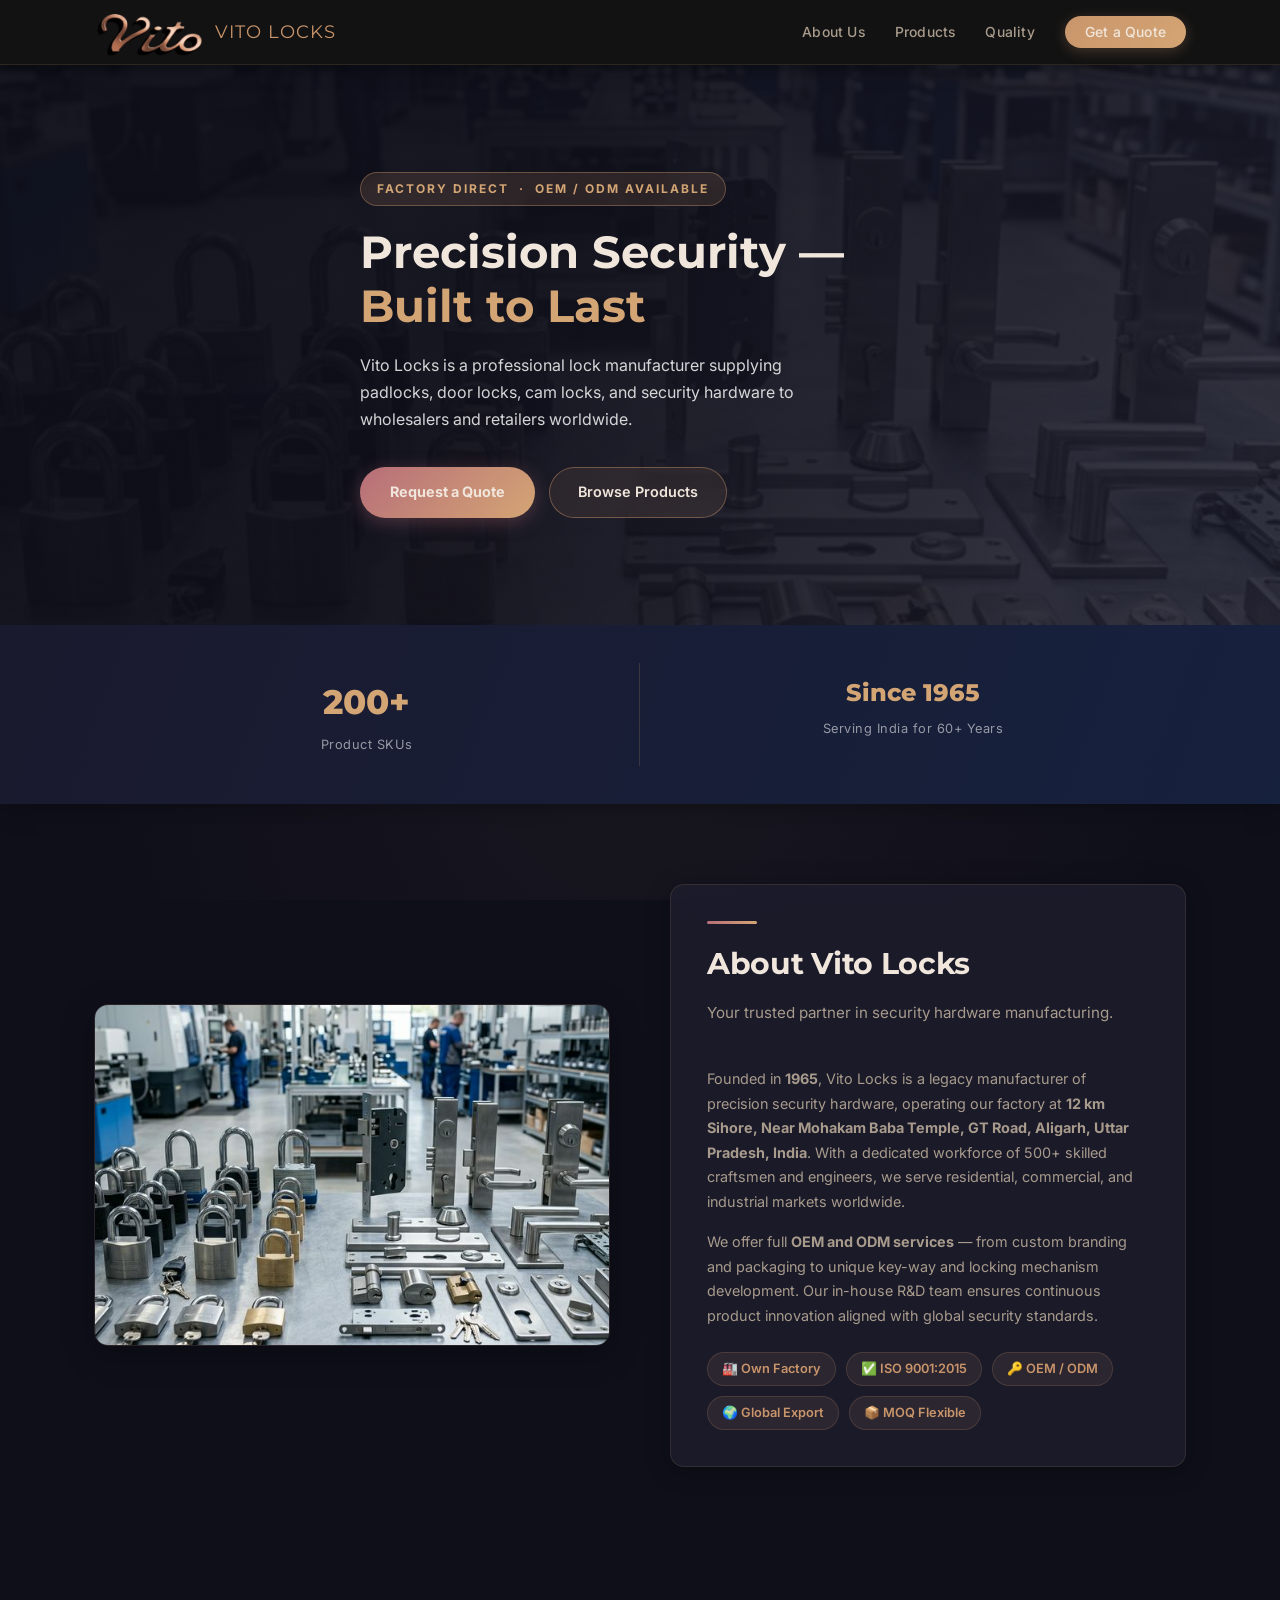
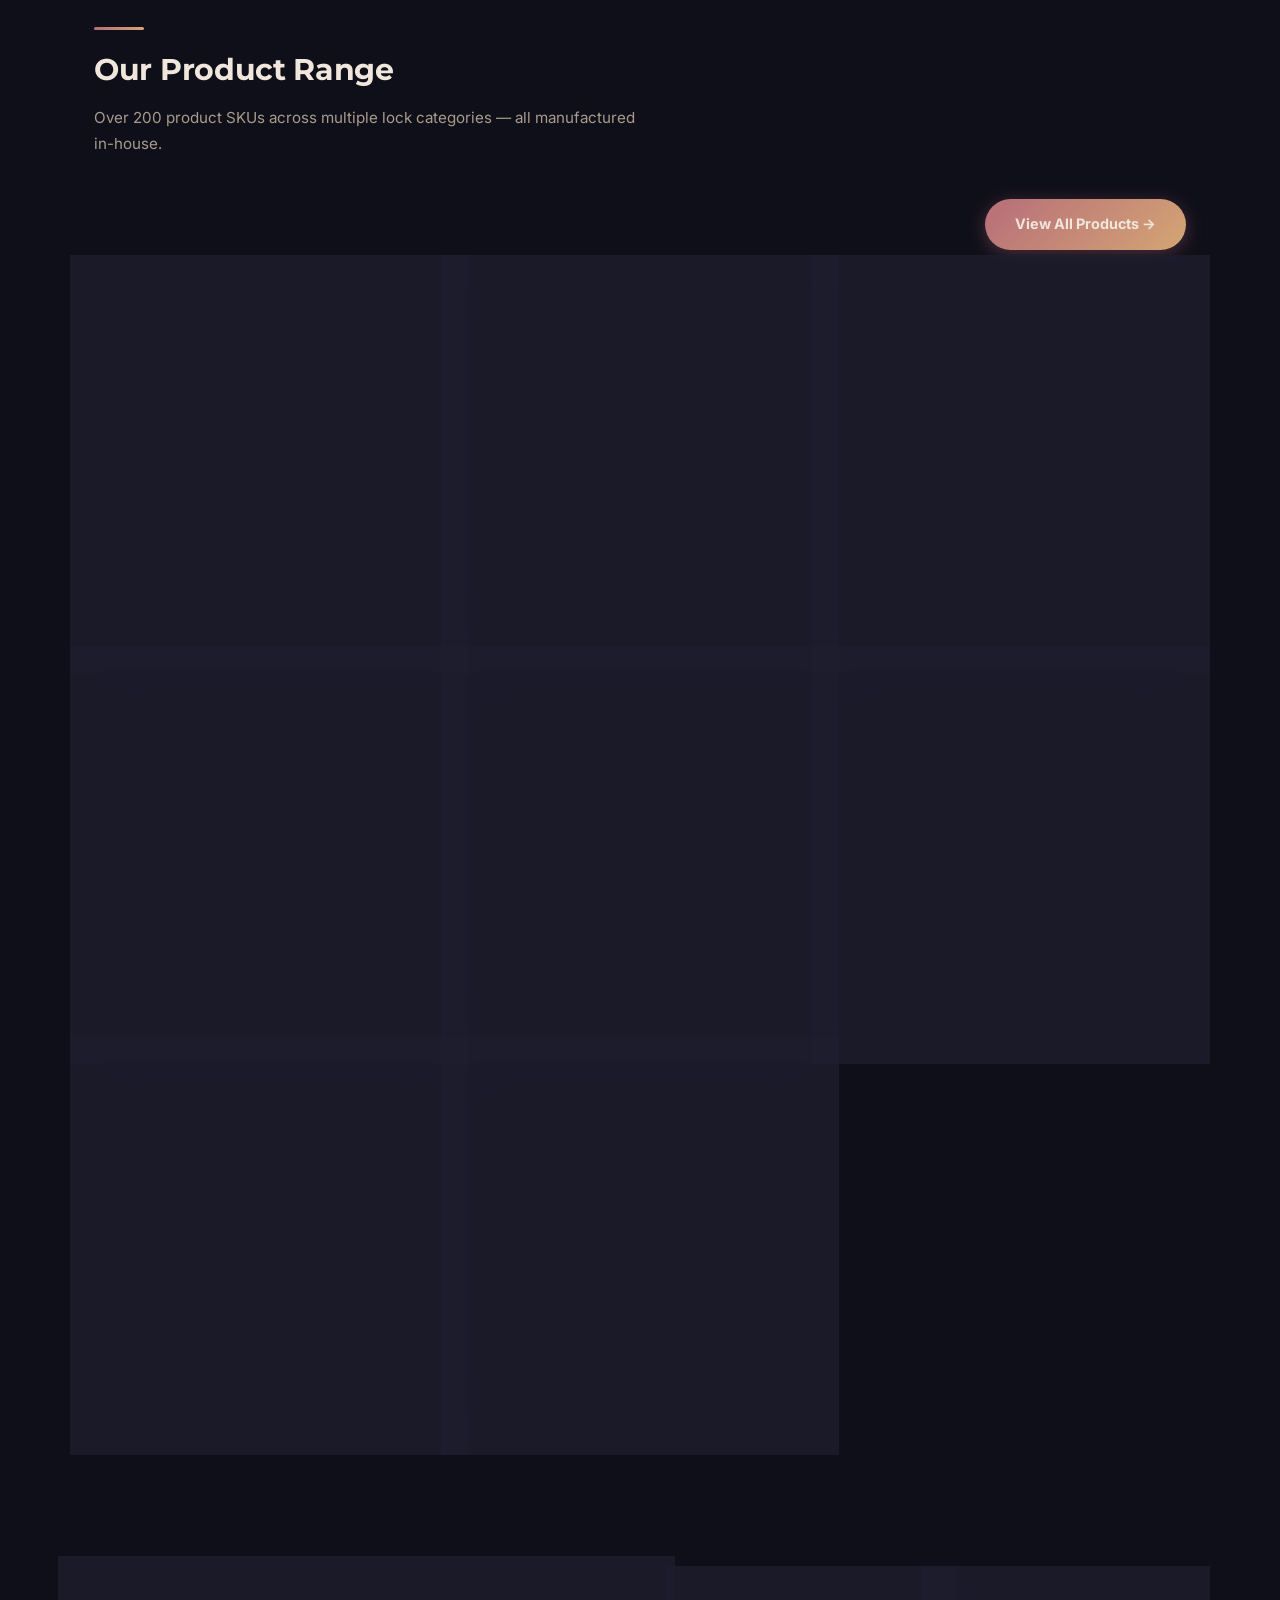
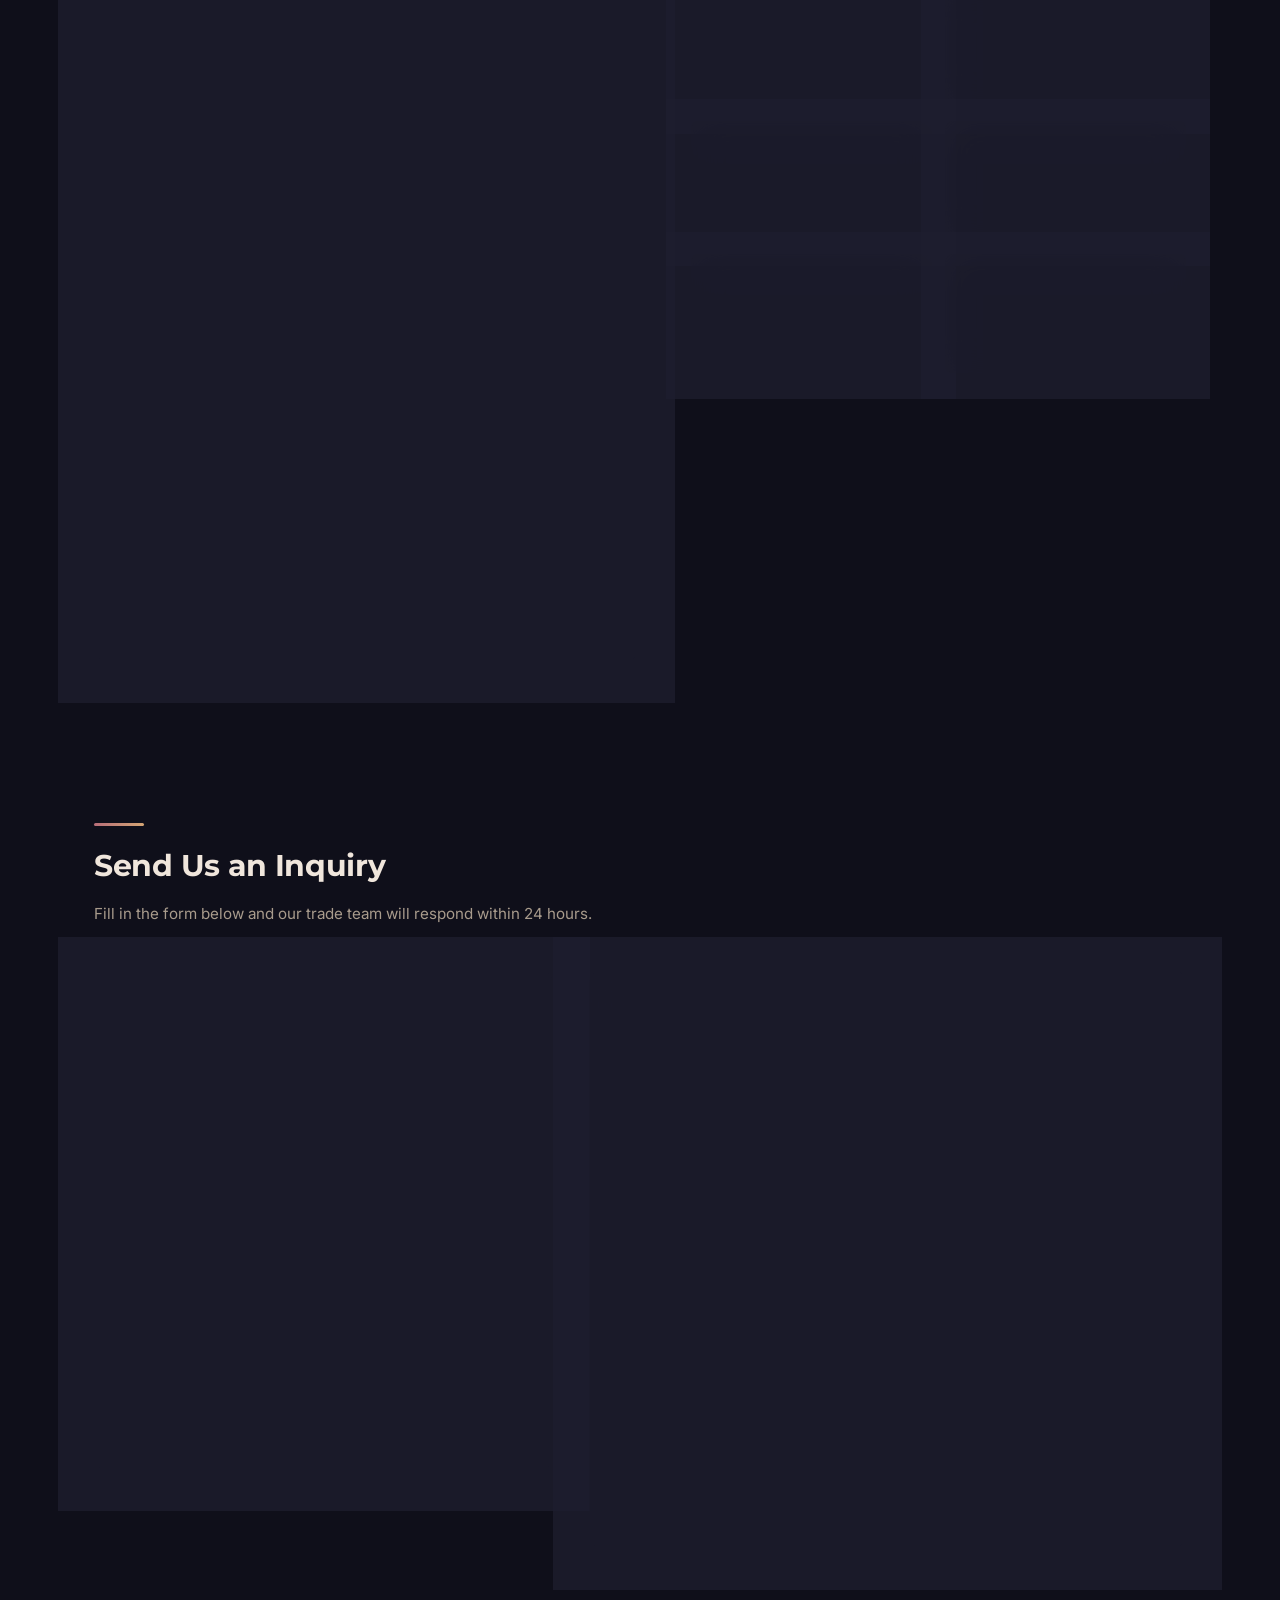
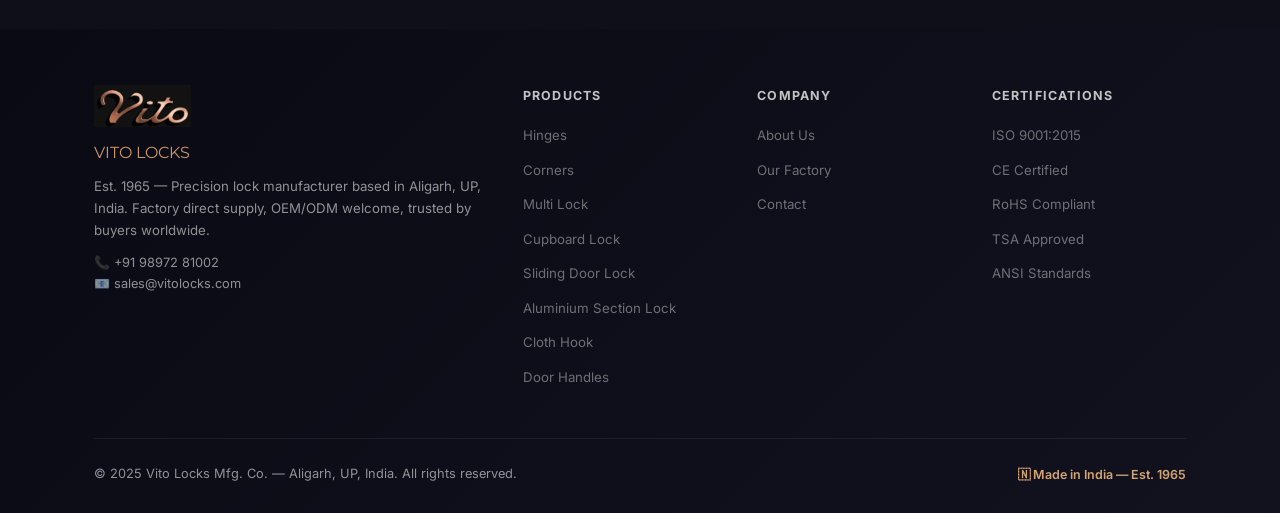
<file: index.html>
<!DOCTYPE html>
<html lang="en">
<head>
  <meta charset="UTF-8" />
  <meta name="viewport" content="width=device-width, initial-scale=1.0" />
  <title>Vito Locks — Premium Lock Manufacturer | Factory Direct Supply</title>
  <meta name="description" content="Vito Locks is a leading manufacturer of high-quality padlocks, door locks, and security hardware. OEM/ODM available. ISO certified. Factory direct pricing for B2B buyers worldwide." />
  <meta name="keywords" content="lock manufacturer, padlock factory, door lock supplier, OEM locks, security hardware, Vito Locks" />
  <link rel="stylesheet" href="style.css" />
  <!-- Favicon placeholder using emoji -->
  <link rel="icon" href="data:image/svg+xml,<svg xmlns='http://www.w3.org/2000/svg' viewBox='0 0 100 100'><text y='.9em' font-size='90'>🔒</text></svg>" />
</head>
<body>

<!-- ============================================================
     NAVIGATION
     ============================================================ -->
<nav id="navbar">
  <div class="container nav-inner">
    <div class="nav-logo">
      <img src="logo.png" alt="Vito Locks Logo" />
      <span class="brand">VITO LOCKS</span>
    </div>
    <ul class="nav-links" id="navLinks">
      <li><a href="index.html#about">About Us</a></li>
      <li><a href="products.html">Products</a></li>
      <li><a href="#manufacturing">Quality</a></li>
      <li><a href="#contact" class="nav-cta ripple-btn">Get a Quote</a></li>
    </ul>
    <div class="hamburger" id="hamburger" aria-label="Open menu">
      <span></span><span></span><span></span>
    </div>
  </div>
</nav>

<!-- ============================================================
     HERO
     ============================================================ -->
<section id="hero">
  <img src="hero.png" alt="Vito Locks Manufacturing Plant" class="hero-img" />
  <div class="hero-bg"></div>
  <div class="container hero-content">
    <span class="hero-tag">Factory Direct &nbsp;·&nbsp; OEM / ODM Available</span>
    <h1 class="hero-title">Precision Security — <span>Built to Last</span></h1>
    <p class="hero-desc">
      Vito Locks is a professional lock manufacturer supplying padlocks, door locks,
      cam locks, and security hardware to wholesalers and retailers worldwide.
    </p>
    <div class="btn-group">
      <a href="#contact" class="btn-primary ripple-btn">Request a Quote</a>
      <a href="products.html" class="btn-outline ripple-btn">Browse Products</a>
    </div>
  </div>
</section>

<!-- ============================================================
     STATS STRIP
     ============================================================ -->
<div id="stats">
  <div class="container">
    <div class="stats-grid" style="grid-template-columns:repeat(2,1fr);">
      <div class="stat-item">
        <div class="stat-num" data-count="200" data-suffix="+">200+</div>
        <div class="stat-label">Product SKUs</div>
      </div>
      <div class="stat-item" style="border-right:none;">
        <div class="stat-num" style="font-size:1.5rem;">Since 1965</div>
        <div class="stat-label">Serving India for 60+ Years</div>
      </div>
    </div>
  </div>
</div>

<!-- ============================================================
     ABOUT
     ============================================================ -->
<section id="about">
  <div class="container">
    <div class="about-grid">
      <div class="about-img-wrap">
        <img src="hero.png" alt="Vito Locks Factory" />
      </div>
      <div class="about-text-panel">
        <div class="divider"></div>
        <h2 class="section-title">About Vito Locks</h2>
        <p class="section-sub">Your trusted partner in security hardware manufacturing.</p>
        <p style="font-size:0.9rem; color: var(--neutral-mid); margin-bottom:16px;">
          Founded in <strong>1965</strong>, Vito Locks is a legacy manufacturer of precision security hardware,
          operating our factory at <strong>12 km Sihore, Near Mohakam Baba Temple, GT Road, Aligarh, Uttar Pradesh, India</strong>.
          With a dedicated workforce of 500+ skilled craftsmen and engineers, we serve residential, commercial, and industrial markets worldwide.
        </p>
        <p style="font-size:0.9rem; color: var(--neutral-mid); margin-bottom:24px;">
          We offer full <strong>OEM and ODM services</strong> — from custom branding and packaging to unique
          key-way and locking mechanism development. Our in-house R&D team ensures continuous product
          innovation aligned with global security standards.
        </p>
        <div class="about-badges">
          <span class="badge">🏭 Own Factory</span>
          <span class="badge">✅ ISO 9001:2015</span>
          <span class="badge">🔑 OEM / ODM</span>
          <span class="badge">🌍 Global Export</span>
          <span class="badge">📦 MOQ Flexible</span>
        </div>
      </div>
    </div>
  </div>
</section>

<!-- ============================================================
     PRODUCTS
     ============================================================ -->
<section id="products">
  <div class="container">
    <div class="divider"></div>
    <h2 class="section-title">Our Product Range</h2>
    <p class="section-sub">Over 200 product SKUs across multiple lock categories — all manufactured in-house.</p>
    <div style="text-align:right;margin-bottom:20px;"><a href="products.html" class="btn-primary ripple-btn" style="display:inline-block;">View All Products →</a></div>

    <div class="products-grid">

      <div class="product-card">
        <div class="product-img">🔧</div>
        <div class="product-body">
          <h3 class="product-name">Hinges</h3>
          <p class="product-desc">Ball bearing butt hinges, concealed soft-close cabinet hinges, and welded bullet hinges for doors and gates.</p>
          <div class="product-tags">
            <span class="tag">Ball Bearing</span>
            <span class="tag">Soft-Close</span>
            <span class="tag">304 Stainless</span>
          </div>
        </div>
      </div>

      <div class="product-card">
        <div class="product-img">📐</div>
        <div class="product-body">
          <h3 class="product-name">Corners</h3>
          <p class="product-desc">Heavy-duty structural joint brackets, L-shaped reinforcing braces, and decorative brass corner protectors.</p>
          <div class="product-tags">
            <span class="tag">Reinforced 90°</span>
            <span class="tag">Structural</span>
            <span class="tag">Antique Brass</span>
          </div>
        </div>
      </div>

      <div class="product-card">
        <div class="product-img">🛡️</div>
        <div class="product-body">
          <h3 class="product-name">Multi Lock</h3>
          <p class="product-desc">Advanced multi-point central locking systems and gear-driven mortise mechanisms for armored and steel doors.</p>
          <div class="product-tags">
            <span class="tag">4-Point Lock</span>
            <span class="tag">Central Actuator</span>
            <span class="tag">High Security</span>
          </div>
        </div>
      </div>

      <div class="product-card">
        <div class="product-img">🗃️</div>
        <div class="product-body">
          <h3 class="product-name">Cupboard Lock</h3>
          <p class="product-desc">Zinc alloy cam locks, digital RFID keyless cabinet locks, and marine push-button latches for cupboards.</p>
          <div class="product-tags">
            <span class="tag">Master Keying</span>
            <span class="tag">RFID Card</span>
            <span class="tag">Push-to-Lock</span>
          </div>
        </div>
      </div>

      <div class="product-card">
        <div class="product-img">🚪</div>
        <div class="product-body">
          <h3 class="product-name">Sliding Door Lock</h3>
          <p class="product-desc">Hook deadbolt mortise locks, flush pocket door pulls, and keyed patio glass door locks with ergonomic grips.</p>
          <div class="product-tags">
            <span class="tag">Hook Deadbolt</span>
            <span class="tag">Pocket Pull</span>
            <span class="tag">Anti-Lift</span>
          </div>
        </div>
      </div>

      <div class="product-card">
        <div class="product-img">🏗️</div>
        <div class="product-body">
          <h3 class="product-name">Aluminium Section Lock</h3>
          <p class="product-desc">Narrow stile hook bolts, euro profile cylinder sets, and crescent latches for aluminum partition profiles.</p>
          <div class="product-tags">
            <span class="tag">Narrow Stile</span>
            <span class="tag">Euro Cylinder</span>
            <span class="tag">Crescent Latch</span>
          </div>
        </div>
      </div>

      <div class="product-card">
        <div class="product-img">🧥</div>
        <div class="product-body">
          <h3 class="product-name">Cloth Hook</h3>
          <p class="product-desc">Solid brass double coat hooks, retractable stainless steel wall racks, and heavy-duty industrial robe hooks.</p>
          <div class="product-tags">
            <span class="tag">Solid Brass</span>
            <span class="tag">Retractable</span>
            <span class="tag">Concealed Mount</span>
          </div>
        </div>
      </div>

      <div class="product-card">
        <div class="product-img">✨</div>
        <div class="product-body">
          <h3 class="product-name">Door Handles</h3>
          <p class="product-desc">Architectural sprung lever handles, stainless steel H-shaped entrance pulls, and antique brass mortise sets.</p>
          <div class="product-tags">
            <span class="tag">EN 1906 Grade 3</span>
            <span class="tag">H-Shaped Pull</span>
            <span class="tag">Traditional Luxury</span>
          </div>
        </div>
      </div>

    </div>
  </div>
</section>



<!-- ============================================================
     MANUFACTURING & QUALITY
     ============================================================ -->
<section id="manufacturing">
  <div class="container">
    <div class="mfg-layout">
      <div class="mfg-panel">
        <div class="divider"></div>
        <h2 class="section-title">Our Manufacturing Process</h2>
        <p class="section-sub">Precision at every step — from raw material to finished product.</p>
        <div class="mfg-steps">
          <div class="mfg-step">
            <div class="step-num">01</div>
            <div class="step-body">
              <h5>Raw Material Sourcing</h5>
              <p>We use certified brass, zinc alloy, and hardened steel from approved suppliers with full traceability.</p>
            </div>
          </div>
          <div class="mfg-step">
            <div class="step-num">02</div>
            <div class="step-body">
              <h5>CNC Machining & Die Casting</h5>
              <p>High-precision CNC lathes and die-casting machines ensure tight tolerances on all lock components.</p>
            </div>
          </div>
          <div class="mfg-step">
            <div class="step-num">03</div>
            <div class="step-body">
              <h5>Surface Treatment & Plating</h5>
              <p>Electroplating, powder coating, and polishing for corrosion resistance and aesthetic finish.</p>
            </div>
          </div>
          <div class="mfg-step">
            <div class="step-num">04</div>
            <div class="step-body">
              <h5>Assembly & Quality Control</h5>
              <p>100% key-insertion checks, cycle testing (10,000+), and salt-spray corrosion testing on every batch.</p>
            </div>
          </div>
          <div class="mfg-step">
            <div class="step-num">05</div>
            <div class="step-body">
              <h5>Packing & Export</h5>
              <p>Custom blister packs, color boxes, or bulk export packing with proper pallet and container loading.</p>
            </div>
          </div>
        </div>
      </div>
      <div>
        <div class="mfg-certs" style="margin-top:0;">
          <div class="cert-box">
            <div class="cert-icon">🏆</div>
            <p>ISO 9001:2015</p>
          </div>
          <div class="cert-box">
            <div class="cert-icon">🔬</div>
            <p>In-House Lab Testing</p>
          </div>
          <div class="cert-box">
            <div class="cert-icon">🌱</div>
            <p>RoHS Compliant</p>
          </div>
          <div class="cert-box">
            <div class="cert-icon">📋</div>
            <p>CE / ANSI Standards</p>
          </div>
          <div class="cert-box">
            <div class="cert-icon">🛡️</div>
            <p>Salt Spray Tested</p>
          </div>
          <div class="cert-box">
            <div class="cert-icon">✈️</div>
            <p>TSA Approved Models</p>
          </div>
        </div>
      </div>
    </div>
  </div>
</section>

<!-- ============================================================
     CONTACT / INQUIRY
     ============================================================ -->
<section id="contact">
  <div class="container">
    <div class="divider"></div>
    <h2 class="section-title">Send Us an Inquiry</h2>
    <p class="section-sub">Fill in the form below and our trade team will respond within 24 hours.</p>

    <div class="contact-wrap">
      <div class="contact-info-panel">
        <h3>Get in Touch</h3>
        <div class="info-line">
          <span class="icon">🏭</span>
          <p><strong>Factory Address</strong>Vito Locks Mfg. Co.<br />12 km Sihore, Near Mohakam Baba Temple<br />GT Road, Aligarh, Uttar Pradesh – India</p>
        </div>
        <div class="info-line">
          <span class="icon">📧</span>
          <p><strong>Email</strong>sales@vitolocks.com</p>
        </div>
        <div class="info-line">
          <span class="icon">📞</span>
          <p><strong>Phone / WhatsApp</strong>+91 98972 81002</p>
        </div>
        <div class="info-line">
          <span class="icon">⏰</span>
          <p><strong>Business Hours</strong>Mon – Sat &nbsp; 09:00 – 18:00 (IST)</p>
        </div>
        <div class="info-line">
          <span class="icon">📍</span>
          <p><strong>Landmark</strong>Near Mohakam Baba Temple, GT Road, Aligarh, UP</p>
        </div>
      </div>

      <div class="contact-form-panel">
      <form class="contact-form" id="inquiryForm" novalidate>
        <div class="form-row">
          <div class="form-group">
            <label for="fname">Full Name *</label>
            <input type="text" id="fname" placeholder="John Smith" required />
          </div>
          <div class="form-group">
            <label for="company">Company Name *</label>
            <input type="text" id="company" placeholder="Acme Trading Ltd." required />
          </div>
        </div>
        <div class="form-row">
          <div class="form-group">
            <label for="email">Email Address *</label>
            <input type="email" id="email" placeholder="john@example.com" required />
          </div>
          <div class="form-group">
            <label for="phone">Phone / WhatsApp</label>
            <input type="tel" id="phone" placeholder="+1 555 000 0000" />
          </div>
        </div>
        <div class="form-group">
          <label for="product">Product of Interest</label>
          <select id="product">
            <option value="">— Select a Product Category —</option>
            <option>Hinges</option>
            <option>Corners</option>
            <option>Multi Lock</option>
            <option>Cupboard Lock</option>
            <option>Sliding Door Lock</option>
            <option>Aluminium Section Lock</option>
            <option>Cloth Hook</option>
            <option>Door Handles</option>
            <option>Other / Multiple Products</option>
          </select>
        </div>
        <div class="form-group">
          <label for="qty">Estimated Monthly Quantity (Units)</label>
          <input type="text" id="qty" placeholder="e.g. 5000 units/month" />
        </div>
        <div class="form-group">
          <label for="message">Your Message / Requirements *</label>
          <textarea id="message" placeholder="Please describe your product requirements, customization needs, target price, etc." required></textarea>
        </div>
        <button type="submit" class="btn-submit ripple-btn">Send Inquiry →</button>
      </form>
      </div>
    </div>
  </div>
</section>

<!-- ============================================================
     FOOTER
     ============================================================ -->
<footer id="footer">
  <div class="container">
    <div class="footer-grid">
      <div class="footer-brand">
        <img src="logo.png" alt="Vito Locks" />
        <div class="brand-name">VITO LOCKS</div>
        <p>Est. 1965 &mdash; Precision lock manufacturer based in Aligarh, UP, India. Factory direct supply, OEM/ODM welcome, trusted by buyers worldwide.</p>
        <p style="margin-top:10px;font-size:0.8rem;">📞 +91 98972 81002<br/>📧 sales@vitolocks.com</p>
      </div>
      <div class="footer-col">
        <h5>Products</h5>
        <ul>
          <li><a href="products.html">Hinges</a></li>
          <li><a href="products.html">Corners</a></li>
          <li><a href="products.html">Multi Lock</a></li>
          <li><a href="products.html">Cupboard Lock</a></li>
          <li><a href="products.html">Sliding Door Lock</a></li>
          <li><a href="products.html">Aluminium Section Lock</a></li>
          <li><a href="products.html">Cloth Hook</a></li>
          <li><a href="products.html">Door Handles</a></li>
        </ul>
      </div>
      <div class="footer-col">
        <h5>Company</h5>
        <ul>
          <li><a href="#about">About Us</a></li>
          <li><a href="#manufacturing">Our Factory</a></li>
          <li><a href="#contact">Contact</a></li>
        </ul>
      </div>
      <div class="footer-col">
        <h5>Certifications</h5>
        <ul>
          <li><a href="#">ISO 9001:2015</a></li>
          <li><a href="#">CE Certified</a></li>
          <li><a href="#">RoHS Compliant</a></li>
          <li><a href="#">TSA Approved</a></li>
          <li><a href="#">ANSI Standards</a></li>
        </ul>
      </div>
    </div>
    <div class="footer-bottom">
      <p>© 2025 Vito Locks Mfg. Co. &mdash; Aligarh, UP, India. All rights reserved.</p>
      <span class="made-in">🇳 Made in India — Est. 1965</span>
    </div>
  </div>
</footer>

<!-- Toast notification -->
<div id="toast"></div>

<script src="script.js"></script>
</body>
</html>
</file>
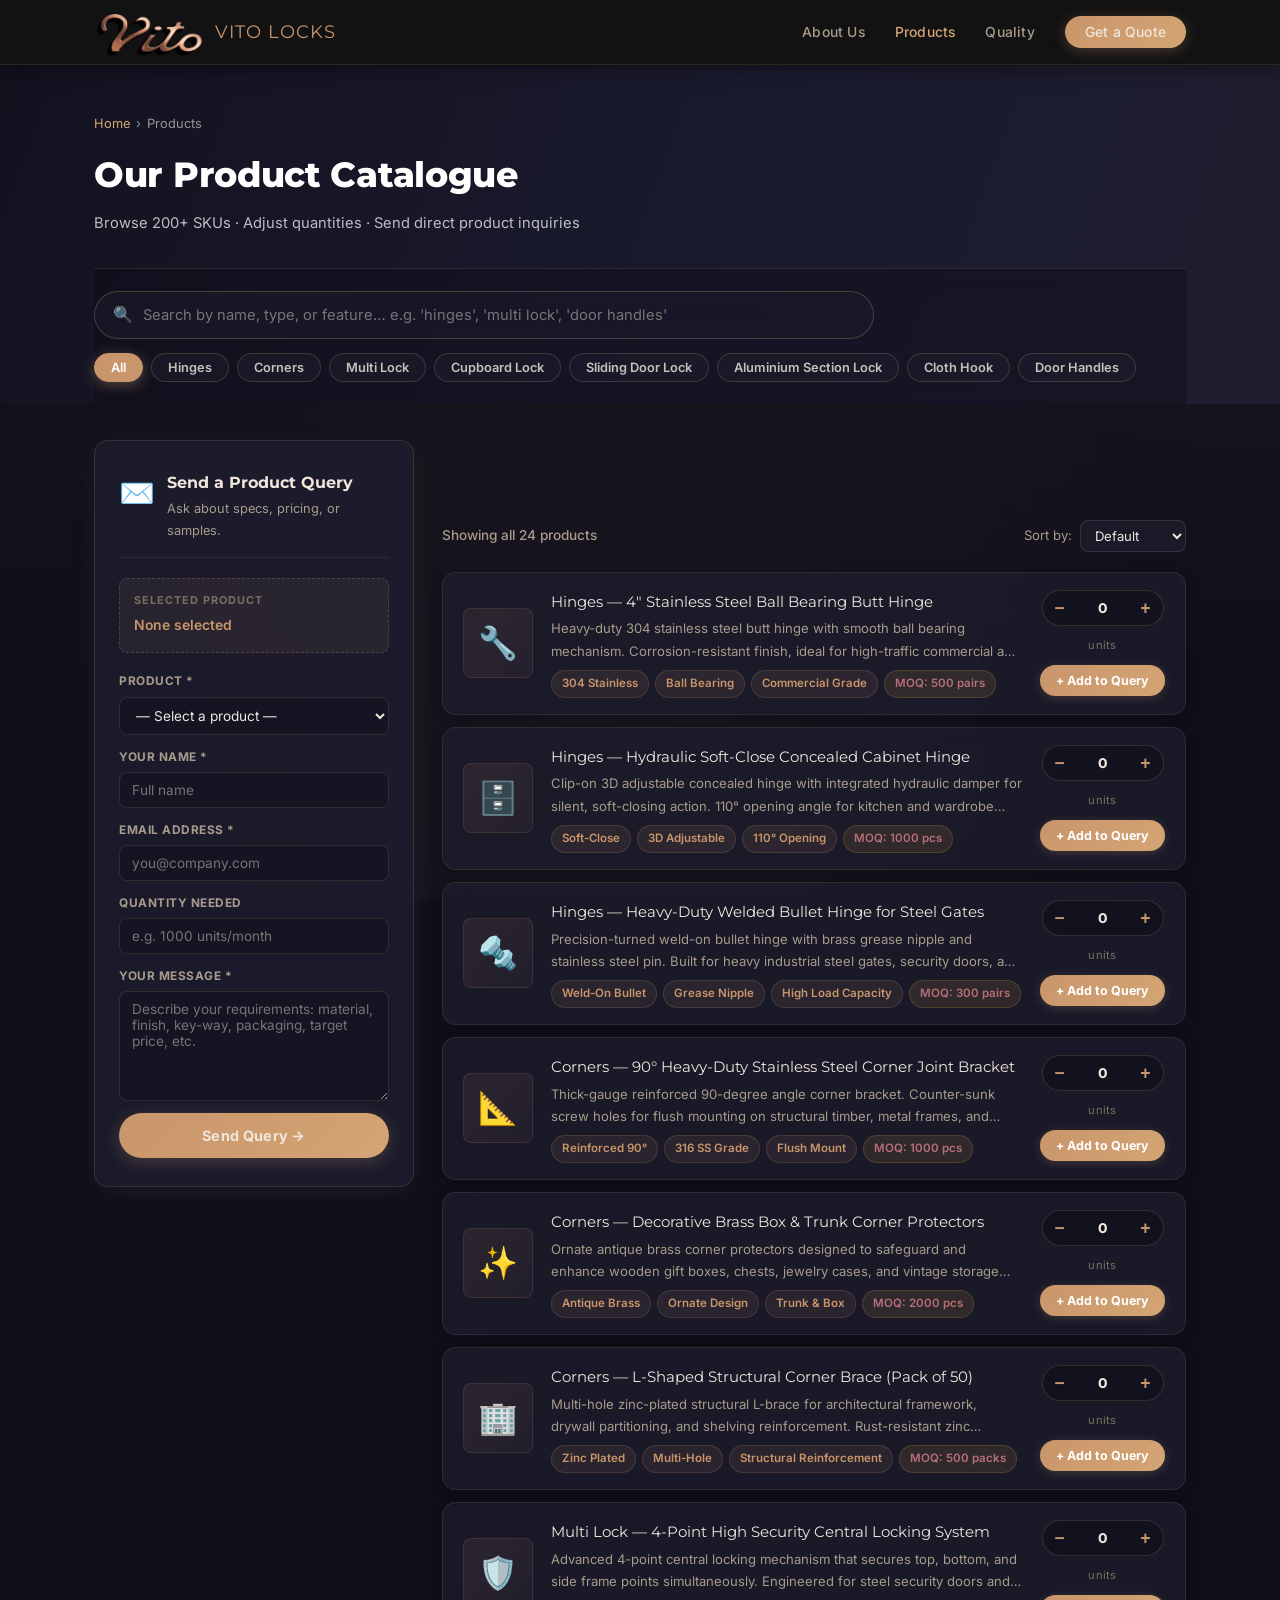
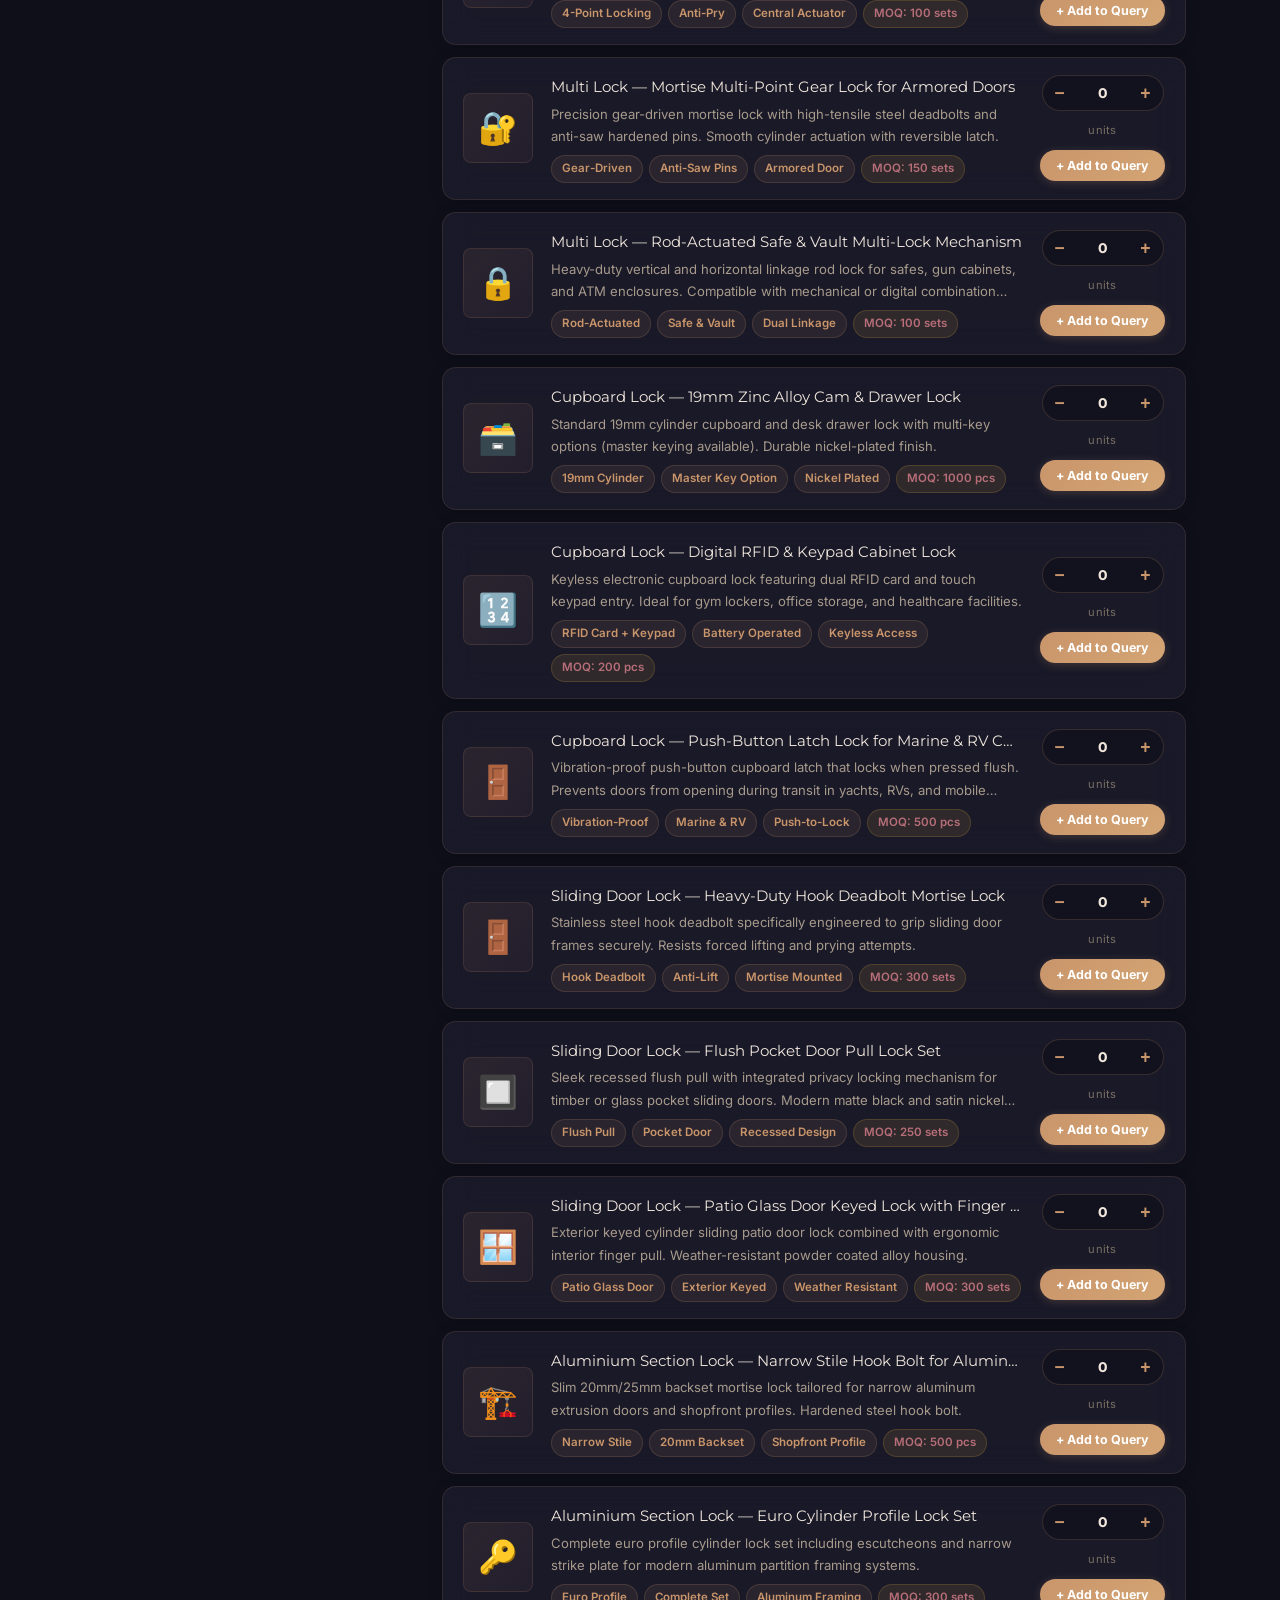
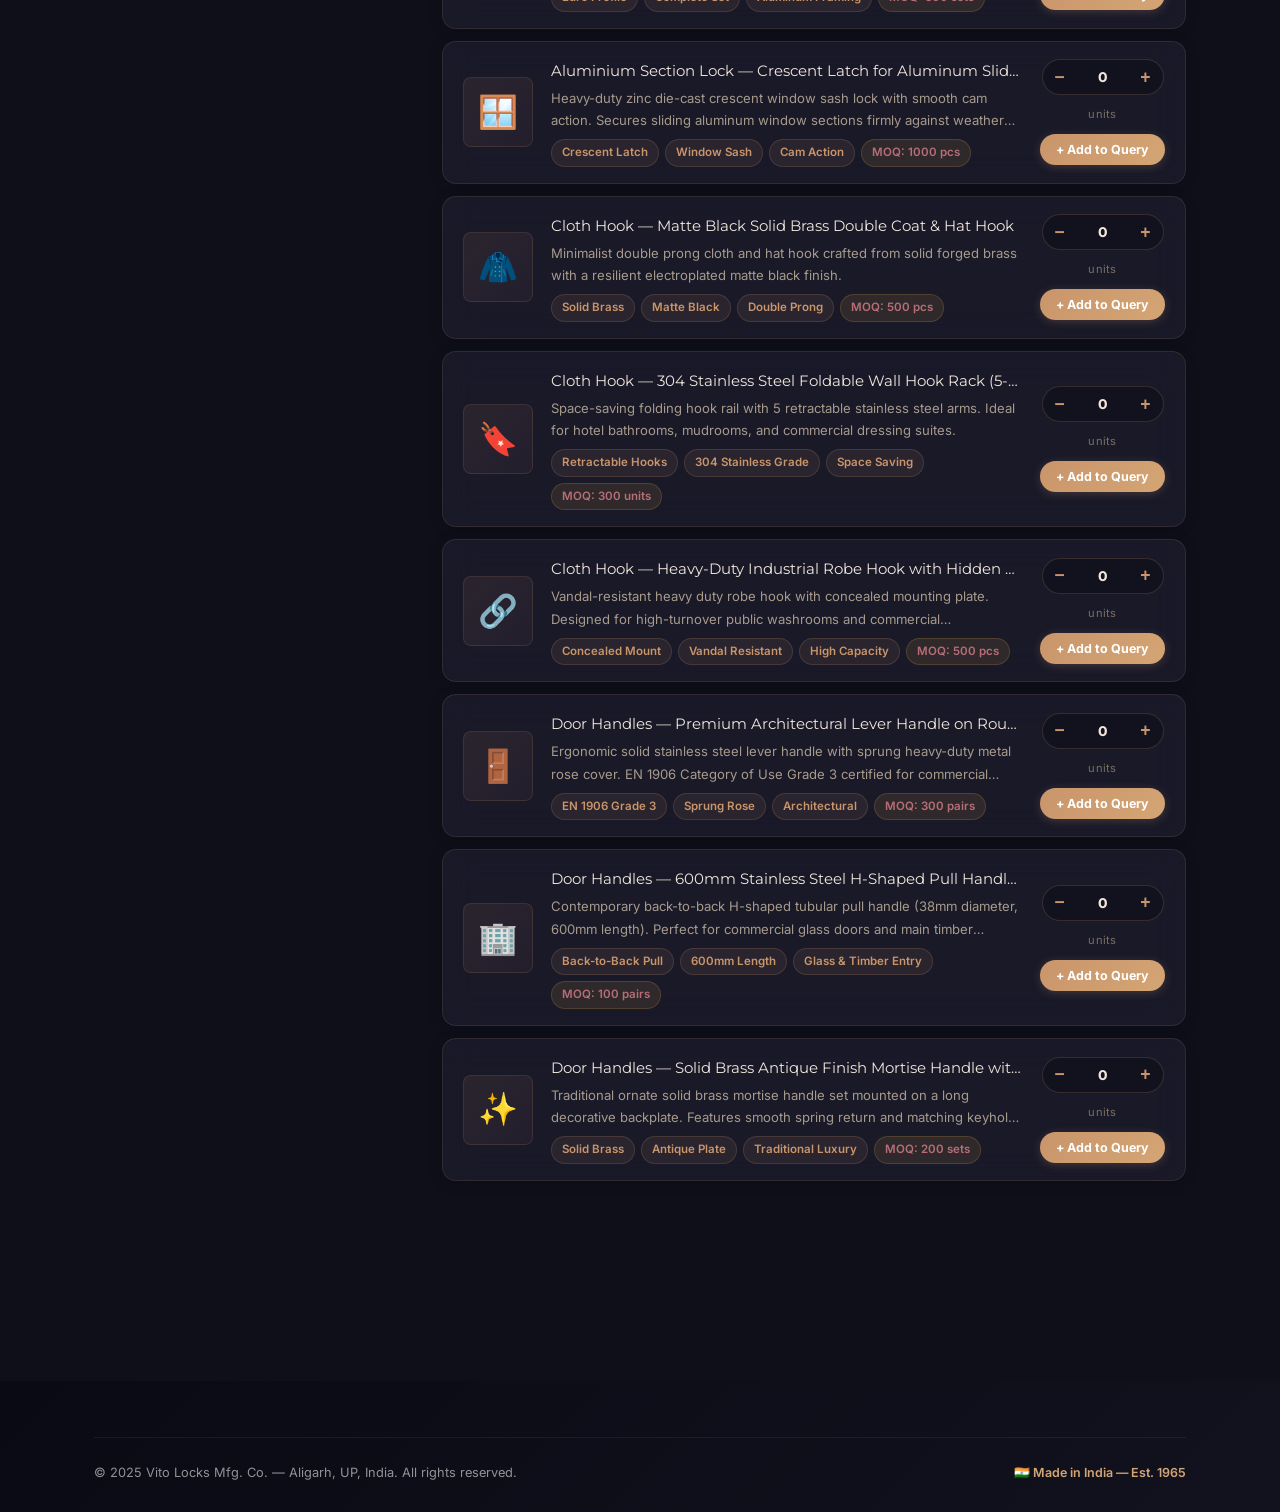
<file: products.html>
<!DOCTYPE html>
<html lang="en">
<head>
  <meta charset="UTF-8" />
  <meta name="viewport" content="width=device-width, initial-scale=1.0" />
  <title>Products — Vito Locks | Browse Our Lock Range</title>
  <meta name="description" content="Browse Vito Locks' full product catalogue. Search by type, adjust quantities, and send a direct product inquiry to our trade team." />
  <link rel="stylesheet" href="style.css" />
  <link rel="stylesheet" href="products.css" />
  <link rel="icon" href="data:image/svg+xml,<svg xmlns='http://www.w3.org/2000/svg' viewBox='0 0 100 100'><text y='.9em' font-size='90'>🔒</text></svg>" />
</head>
<body>

<!-- ============================================================
     NAVIGATION
     ============================================================ -->
<nav id="navbar">
  <div class="container nav-inner">
    <div class="nav-logo">
      <a href="index.html" style="display:flex;align-items:center;gap:10px;">
        <img src="logo.png" alt="Vito Locks Logo" />
        <span class="brand">VITO LOCKS</span>
      </a>
    </div>
    <ul class="nav-links" id="navLinks">
      <li><a href="index.html#about">About Us</a></li>
      <li><a href="products.html" style="color:var(--accent-light);">Products</a></li>
      <li><a href="index.html#manufacturing">Quality</a></li>
      <li><a href="index.html#contact" class="nav-cta ripple-btn">Get a Quote</a></li>
    </ul>
    <div class="hamburger" id="hamburger" aria-label="Open menu">
      <span></span><span></span><span></span>
    </div>
  </div>
</nav>

<!-- ============================================================
     PAGE HERO STRIP
     ============================================================ -->
<div class="page-hero">
  <div class="container">
    <div class="breadcrumb"><a href="index.html">Home</a> <span>›</span> Products</div>
    <h1 class="page-hero-title">Our Product Catalogue</h1>
    <p class="page-hero-sub">Browse 200+ SKUs · Adjust quantities · Send direct product inquiries</p>

    <!-- ——— SEARCH BAR ——— -->
    <div class="search-wrap">
      <div class="search-box">
        <span class="search-icon">🔍</span>
        <input
          type="text"
          id="searchInput"
          placeholder="Search by name, type, or feature… e.g. 'hinges', 'multi lock', 'door handles'"
          autocomplete="off"
        />
        <button class="search-clear" id="searchClear" title="Clear search">✕</button>
      </div>
      <div class="filter-chips" id="filterChips">
        <button class="chip active ripple-btn" data-filter="all">All</button>
        <button class="chip ripple-btn" data-filter="hinges">Hinges</button>
        <button class="chip ripple-btn" data-filter="corners">Corners</button>
        <button class="chip ripple-btn" data-filter="multi-lock">Multi Lock</button>
        <button class="chip ripple-btn" data-filter="cupboard-lock">Cupboard Lock</button>
        <button class="chip ripple-btn" data-filter="sliding-door-lock">Sliding Door Lock</button>
        <button class="chip ripple-btn" data-filter="aluminium-section-lock">Aluminium Section Lock</button>
        <button class="chip ripple-btn" data-filter="cloth-hook">Cloth Hook</button>
        <button class="chip ripple-btn" data-filter="door-handles">Door Handles</button>
      </div>
    </div>
  </div>
</div>

<!-- ============================================================
     MAIN LAYOUT: LEFT PANEL + RIGHT PRODUCTS
     ============================================================ -->
<main class="products-page container">

  <!-- ======== LEFT: QUERY PANEL ======== -->
  <aside class="query-panel glass-panel" id="queryPanel">
    <div class="query-panel-header">
      <span class="qp-icon">✉️</span>
      <div>
        <h2 class="qp-title">Send a Product Query</h2>
        <p class="qp-sub">Ask about specs, pricing, or samples.</p>
      </div>
    </div>

    <!-- Selected product preview -->
    <div class="selected-product-box" id="selectedProductBox">
      <p class="sp-label">SELECTED PRODUCT</p>
      <div class="sp-name" id="spName">None selected</div>
      <div class="sp-qty" id="spQty"></div>
    </div>

    <form class="query-form" id="queryForm" novalidate>
      <div class="form-group">
        <label for="qProduct">Product *</label>
        <select id="qProduct" required>
          <option value="">— Select a product —</option>
          <option value="Hinges — 4&quot; Stainless Steel Ball Bearing Butt Hinge">Hinges — 4" Stainless Steel Ball Bearing Butt Hinge</option>
          <option value="Hinges — Hydraulic Soft-Close Concealed Cabinet Hinge">Hinges — Hydraulic Soft-Close Concealed Cabinet Hinge</option>
          <option value="Hinges — Heavy-Duty Welded Bullet Hinge for Steel Gates">Hinges — Heavy-Duty Welded Bullet Hinge for Steel Gates</option>
          <option value="Corners — 90° Heavy-Duty Stainless Steel Corner Joint Bracket">Corners — 90° Heavy-Duty Stainless Steel Corner Joint Bracket</option>
          <option value="Corners — Decorative Brass Box &amp; Trunk Corner Protectors">Corners — Decorative Brass Box & Trunk Corner Protectors</option>
          <option value="Corners — L-Shaped Structural Corner Brace (Pack of 50)">Corners — L-Shaped Structural Corner Brace (Pack of 50)</option>
          <option value="Multi Lock — 4-Point High Security Central Locking System">Multi Lock — 4-Point High Security Central Locking System</option>
          <option value="Multi Lock — Mortise Multi-Point Gear Lock for Armored Doors">Multi Lock — Mortise Multi-Point Gear Lock for Armored Doors</option>
          <option value="Multi Lock — Rod-Actuated Safe &amp; Vault Multi-Lock Mechanism">Multi Lock — Rod-Actuated Safe & Vault Multi-Lock Mechanism</option>
          <option value="Cupboard Lock — 19mm Zinc Alloy Cam &amp; Drawer Lock">Cupboard Lock — 19mm Zinc Alloy Cam & Drawer Lock</option>
          <option value="Cupboard Lock — Digital RFID &amp; Keypad Cabinet Lock">Cupboard Lock — Digital RFID & Keypad Cabinet Lock</option>
          <option value="Cupboard Lock — Push-Button Latch Lock for Marine &amp; RV Cupboards">Cupboard Lock — Push-Button Latch Lock for Marine & RV Cupboards</option>
          <option value="Sliding Door Lock — Heavy-Duty Hook Deadbolt Mortise Lock">Sliding Door Lock — Heavy-Duty Hook Deadbolt Mortise Lock</option>
          <option value="Sliding Door Lock — Flush Pocket Door Pull Lock Set">Sliding Door Lock — Flush Pocket Door Pull Lock Set</option>
          <option value="Sliding Door Lock — Patio Glass Door Keyed Lock with Finger Pull">Sliding Door Lock — Patio Glass Door Keyed Lock with Finger Pull</option>
          <option value="Aluminium Section Lock — Narrow Stile Hook Bolt for Aluminum Profiles">Aluminium Section Lock — Narrow Stile Hook Bolt for Aluminum Profiles</option>
          <option value="Aluminium Section Lock — Euro Cylinder Profile Lock Set">Aluminium Section Lock — Euro Cylinder Profile Lock Set</option>
          <option value="Aluminium Section Lock — Crescent Latch for Aluminum Sliding Windows">Aluminium Section Lock — Crescent Latch for Aluminum Sliding Windows</option>
          <option value="Cloth Hook — Matte Black Solid Brass Double Coat &amp; Hat Hook">Cloth Hook — Matte Black Solid Brass Double Coat & Hat Hook</option>
          <option value="Cloth Hook — 304 Stainless Steel Foldable Wall Hook Rack (5-Hook)">Cloth Hook — 304 Stainless Steel Foldable Wall Hook Rack (5-Hook)</option>
          <option value="Cloth Hook — Heavy-Duty Industrial Robe Hook with Hidden Screws">Cloth Hook — Heavy-Duty Industrial Robe Hook with Hidden Screws</option>
          <option value="Door Handles — Premium Architectural Lever Handle on Round Rose">Door Handles — Premium Architectural Lever Handle on Round Rose</option>
          <option value="Door Handles — 600mm Stainless Steel H-Shaped Pull Handle for Entrance">Door Handles — 600mm Stainless Steel H-Shaped Pull Handle for Entrance</option>
          <option value="Door Handles — Solid Brass Antique Finish Mortise Handle with Plate">Door Handles — Solid Brass Antique Finish Mortise Handle with Plate</option>
        </select>
      </div>

      <div class="form-group">
        <label for="qName">Your Name *</label>
        <input type="text" id="qName" placeholder="Full name" required />
      </div>

      <div class="form-group">
        <label for="qEmail">Email Address *</label>
        <input type="email" id="qEmail" placeholder="you@company.com" required />
      </div>

      <div class="form-group">
        <label for="qQty">Quantity Needed</label>
        <input type="text" id="qQty" placeholder="e.g. 1000 units/month" />
      </div>

      <div class="form-group">
        <label for="qMsg">Your Message *</label>
        <textarea id="qMsg" rows="5" placeholder="Describe your requirements: material, finish, key-way, packaging, target price, etc." required></textarea>
      </div>

      <button type="submit" class="btn-submit ripple-btn" id="qSubmitBtn">Send Query →</button>
    </form>

    <!-- Inquiry summary badge -->
    <div class="inquiry-summary" id="inquirySummary" style="display:none;">
      <p class="is-label">INQUIRY BASKET</p>
      <div id="inquiryList"></div>
      <button class="btn-clear-basket ripple-btn" id="clearBasket">Clear Basket</button>
    </div>
  </aside>

  <!-- ======== RIGHT: PRODUCTS LIST ======== -->
  <section class="products-right">
    <div class="products-toolbar">
      <span class="results-count" id="resultsCount">Showing all 15 products</span>
      <div class="sort-wrap">
        <label for="sortSelect">Sort by:</label>
        <select id="sortSelect">
          <option value="default">Default</option>
          <option value="az">Name A–Z</option>
          <option value="za">Name Z–A</option>
        </select>
      </div>
    </div>

    <div class="product-list" id="productList">
      <!-- Products injected by JS -->
    </div>

    <div class="no-results" id="noResults" style="display:none;">
      <span>🔍</span>
      <p>No products match your search. Try a different keyword or filter.</p>
    </div>
  </section>

</main>

<!-- ============================================================
     FOOTER (compact)
     ============================================================ -->
<footer id="footer" style="margin-top:60px;">
  <div class="container">
    <div class="footer-bottom">
      <p>© 2025 Vito Locks Mfg. Co. &mdash; Aligarh, UP, India. All rights reserved.</p>
      <span class="made-in">🇮🇳 Made in India — Est. 1965</span>
    </div>
  </div>
</footer>

<!-- Toast notification -->
<div id="toast"></div>

<script src="products.js"></script>
</body>
</html>
</file>
<file: style.css>
/* ===========================
   VITO LOCKS — Dark Charcoal + Rose Gold Theme
   =========================== */

@import url('https://fonts.googleapis.com/css2?family=Inter:wght@300;400;500;600;700&family=Montserrat:wght@600;700;800&display=swap');

/* ——— CSS Variables ——— */
:root {
  --primary:         #c9956b;
  --primary-light:   #d4a574;
  --primary-glass:   rgba(201,149,107,0.12);
  --accent:          #b76e79;
  --accent-light:    #d4a574;
  --accent-pale:     rgba(201,149,107,0.08);
  --neutral-dark:    #f0e6dc;
  --neutral-mid:     #a89b8c;
  --neutral-soft:    #7a6f63;
  --neutral-light:   #1e1e2f;
  --bg:              #0f0f1a;
  --border:          rgba(201,149,107,0.15);
  --border-light:    rgba(201,149,107,0.08);
  --glass-bg:        rgba(30,30,47,0.70);
  --glass-bg-card:   rgba(30,30,47,0.78);
  --glass-bg-nav:    #121212;
  --glass-blur:      blur(18px);
  --glass-shadow:    0 4px 24px rgba(0,0,0,0.3);
  --shadow:          0 2px 16px rgba(0,0,0,0.25);
  --radius:          14px;
  --radius-sm:       8px;
  --font-body:       'Inter', sans-serif;
  --font-head:       'Playfair Display', 'Montserrat', serif;
  --transition:      0.26s ease;
}

/* ——— Reset ——— */
*, *::before, *::after { box-sizing: border-box; margin: 0; padding: 0; }
html { scroll-behavior: smooth; }

body {
  font-family: var(--font-body);
  font-size: 15px;
  color: var(--neutral-dark);
  line-height: 1.7;
  /* Dark charcoal background with subtle warm radials */
  background:
    radial-gradient(ellipse at 0% 0%,   rgba(201,149,107,0.05) 0%, transparent 55%),
    radial-gradient(ellipse at 100% 15%, rgba(183,110,121,0.08) 0%, transparent 50%),
    radial-gradient(ellipse at 50% 80%,  rgba(201,149,107,0.05) 0%, transparent 60%),
    var(--bg);
  background-attachment: fixed;
}

img { display: block; max-width: 100%; }
a  { text-decoration: none; color: inherit; }
ul { list-style: none; }

/* ——— Utility ——— */
.container {
  max-width: 1140px;
  margin: 0 auto;
  padding: 0 24px;
}
.section-title {
  font-family: var(--font-head);
  font-size: 1.9rem;
  color: var(--neutral-dark);
  margin-bottom: 10px;
  letter-spacing: -0.3px;
}
.section-sub {
  font-size: 0.95rem;
  color: var(--neutral-mid);
  margin-bottom: 42px;
  max-width: 560px;
}
.divider {
  width: 50px;
  height: 3px;
  background: linear-gradient(90deg, var(--accent), var(--accent-light));
  margin-bottom: 14px;
  border-radius: 2px;
}
section { padding: 80px 0; }

/* ——— RIPPLE / BUBBLE EFFECT ——— */
.ripple-btn {
  position: relative;
  overflow: hidden;
}
.ripple-btn .ripple {
  position: absolute;
  border-radius: 50%;
  transform: scale(0);
  animation: ripple-anim 0.65s linear;
  background: rgba(201, 149, 107, 0.18);
  pointer-events: none;
}
.btn-primary .ripple,
.btn-submit .ripple  { background: rgba(201,149,107,0.2); }
.btn-outline .ripple { background: rgba(201,149,107,0.12); }
.chip .ripple        { background: rgba(201,149,107,0.15); }
@keyframes ripple-anim {
  to { transform: scale(4); opacity: 0; }
}

/* ——— NAV ——— */
#navbar {
  position: sticky;
  top: 0;
  z-index: 1000;
  background: #121212;
  border-bottom: 1px solid rgba(201,149,107,0.15);
  box-shadow: 0 2px 16px rgba(0,0,0,0.5);
}
.nav-inner {
  display: flex;
  align-items: center;
  justify-content: space-between;
  height: 64px;
}
.nav-logo {
  display: flex;
  align-items: center;
  gap: 10px;
}
.nav-logo img {
  height: 48px;
  width: auto;
  object-fit: contain;
}
.nav-logo .brand {
  font-family: var(--font-head);
  font-size: 1.15rem;
  color: var(--primary);
  letter-spacing: 1px;
}
.nav-links {
  display: flex;
  align-items: center;
  gap: 30px;
}
.nav-links a {
  color: var(--neutral-mid);
  font-size: 0.87rem;
  font-weight: 500;
  letter-spacing: 0.2px;
  transition: color var(--transition);
}
.nav-links a:hover { color: var(--primary); }
.nav-cta {
  background: linear-gradient(135deg, var(--primary), var(--primary-light));
  color: var(--neutral-dark) !important;
  padding: 8px 20px;
  border-radius: 30px !important;
  font-weight: 700;
  box-shadow: 0 3px 14px rgba(201,149,107,0.28);
  transition: transform var(--transition), box-shadow var(--transition) !important;
}
.nav-cta:hover {
  transform: translateY(-1px);
  box-shadow: 0 6px 22px rgba(201,149,107,0.38) !important;
}
.hamburger {
  display: none;
  flex-direction: column;
  gap: 5px;
  cursor: pointer;
  padding: 4px;
}
.hamburger span {
  display: block;
  width: 24px;
  height: 2px;
  background: var(--primary-light);
  border-radius: 2px;
  transition: var(--transition);
}

/* ——— HERO ——— */
#hero {
  position: relative;
  min-height: 560px;
  display: flex;
  align-items: center;
  overflow: hidden;
  padding: 0;
}
.hero-bg {
  position: absolute;
  inset: 0;
  background: linear-gradient(110deg, rgba(15,15,26,0.92) 38%, rgba(30,30,47,0.75) 100%);
  z-index: 1;
}
.hero-img {
  position: absolute;
  inset: 0;
  width: 100%;
  height: 100%;
  object-fit: cover;
  z-index: 0;
  filter: brightness(0.6) saturate(0.7);
}
.hero-content {
  position: relative;
  z-index: 2;
  padding: 90px 0;
}
.hero-tag {
  display: inline-block;
  background: rgba(201,149,107,0.15);
  backdrop-filter: blur(8px);
  -webkit-backdrop-filter: blur(8px);
  border: 1px solid rgba(201,149,107,0.4);
  color: #d4a574;
  font-size: 0.75rem;
  font-weight: 700;
  letter-spacing: 2px;
  text-transform: uppercase;
  padding: 6px 16px;
  border-radius: 30px;
  margin-bottom: 20px;
}
.hero-title {
  font-family: var(--font-head);
  font-size: 2.8rem;
  color: var(--neutral-dark);
  line-height: 1.2;
  margin-bottom: 18px;
  max-width: 560px;
}
.hero-title span { color: #d4a574; }
.hero-desc {
  color: rgba(255,255,255,0.82);
  font-size: 1rem;
  max-width: 480px;
  margin-bottom: 34px;
}
.btn-group { display: flex; gap: 14px; flex-wrap: wrap; }

/* Buttons */
.btn-primary {
  background: linear-gradient(135deg, var(--accent) 0%, var(--accent-light) 100%);
  color: var(--neutral-dark);
  padding: 13px 30px;
  border-radius: 30px;
  font-weight: 700;
  font-size: 0.9rem;
  border: none;
  cursor: pointer;
  transition: transform var(--transition), box-shadow var(--transition);
  box-shadow: 0 4px 18px rgba(183,110,121,0.35);
  position: relative;
  overflow: hidden;
  display: inline-block;
}
.btn-primary:hover {
  transform: translateY(-2px);
  box-shadow: 0 8px 28px rgba(183,110,121,0.45);
  color: var(--neutral-dark);
}

.btn-outline {
  background: rgba(201,149,107,0.10);
  backdrop-filter: blur(10px);
  -webkit-backdrop-filter: blur(10px);
  border: 1.5px solid rgba(201,149,107,0.45);
  color: var(--neutral-dark);
  padding: 12px 28px;
  border-radius: 30px;
  font-weight: 600;
  font-size: 0.9rem;
  cursor: pointer;
  transition: background var(--transition), border-color var(--transition), transform var(--transition);
  position: relative;
  overflow: hidden;
  display: inline-block;
}
.btn-outline:hover {
  background: rgba(201,149,107,0.20);
  border-color: var(--primary);
  transform: translateY(-2px);
}

.btn-submit {
  background: linear-gradient(135deg, var(--primary) 0%, var(--primary-light) 100%);
  color: var(--neutral-dark);
  padding: 14px;
  border-radius: 30px;
  border: none;
  font-weight: 700;
  font-size: 0.9rem;
  cursor: pointer;
  font-family: var(--font-body);
  letter-spacing: 0.3px;
  transition: transform var(--transition), box-shadow var(--transition);
  box-shadow: 0 4px 18px rgba(201,149,107,0.28);
  position: relative;
  overflow: hidden;
}
.btn-submit:hover {
  transform: translateY(-2px);
  box-shadow: 0 8px 28px rgba(201,149,107,0.38);
}

/* ——— STATS STRIP ——— */
#stats {
  background: linear-gradient(110deg, #1a1a2e 0%, #16213e 100%);
  padding: 38px 0;
  box-shadow: 0 4px 24px rgba(0,0,0,0.3);
}
.stats-grid {
  display: grid;
  grid-template-columns: repeat(4, 1fr);
  gap: 0;
  text-align: center;
}
.stat-item {
  padding: 10px 20px;
  border-right: 1px solid rgba(201,149,107,0.2);
}
.stat-item:last-child { border-right: none; }
.stat-num {
  font-family: var(--font-head);
  font-size: 2.1rem;
  font-weight: 800;
  color: #d4a574;
}
.stat-label {
  font-size: 0.8rem;
  color: rgba(255,255,255,0.55);
  letter-spacing: 0.5px;
  margin-top: 4px;
}

/* ——— ABOUT ——— */
#about { background: transparent; }
#about .about-grid {
  display: grid;
  grid-template-columns: 1fr 1fr;
  gap: 60px;
  align-items: center;
}
.about-img-wrap {
  border-radius: var(--radius);
  overflow: hidden;
  box-shadow: 0 8px 32px rgba(0,0,0,0.3);
  border: 1px solid rgba(201,149,107,0.15);
}
.about-img-wrap img { width: 100%; height: 340px; object-fit: cover; }

.about-text-panel {
  background: var(--glass-bg-card);
  backdrop-filter: var(--glass-blur);
  -webkit-backdrop-filter: var(--glass-blur);
  border: 1px solid rgba(201,149,107,0.15);
  border-radius: var(--radius);
  padding: 36px;
  box-shadow: var(--glass-shadow);
}
.about-badges {
  display: flex;
  gap: 10px;
  flex-wrap: wrap;
  margin-top: 24px;
}
.badge {
  background: rgba(201,149,107,0.10);
  border: 1px solid rgba(201,149,107,0.20);
  border-radius: 20px;
  padding: 5px 14px;
  font-size: 0.8rem;
  font-weight: 600;
  color: var(--primary);
}

/* ——— PRODUCTS ——— */
#products { background: transparent; }
#products .products-grid {
  display: grid;
  grid-template-columns: repeat(3, 1fr);
  gap: 22px;
}
.product-card {
  background: var(--glass-bg-card);
  backdrop-filter: var(--glass-blur);
  -webkit-backdrop-filter: var(--glass-blur);
  border: 1px solid rgba(201,149,107,0.12);
  border-radius: var(--radius);
  overflow: hidden;
  transition: box-shadow var(--transition), transform var(--transition), border-color var(--transition);
  box-shadow: var(--shadow);
}
.product-card:hover {
  box-shadow: 0 12px 36px rgba(0,0,0,0.35);
  transform: translateY(-4px);
  border-color: rgba(201,149,107,0.35);
}
.product-img {
  height: 150px;
  background: linear-gradient(135deg, rgba(201,149,107,0.06), rgba(183,110,121,0.04));
  display: flex;
  align-items: center;
  justify-content: center;
  font-size: 3.2rem;
  border-bottom: 1px solid rgba(201,149,107,0.08);
}
.product-body { padding: 20px; }
.product-name {
  font-family: var(--font-head);
  font-size: 0.97rem;
  color: var(--neutral-dark);
  margin-bottom: 6px;
}
.product-desc { font-size: 0.84rem; color: var(--neutral-mid); margin-bottom: 14px; }
.product-tags { display: flex; gap: 7px; flex-wrap: wrap; }
.tag {
  font-size: 0.72rem;
  font-weight: 600;
  color: var(--primary);
  background: rgba(201,149,107,0.10);
  border: 1px solid rgba(201,149,107,0.18);
  padding: 3px 10px;
  border-radius: 20px;
}

/* ——— WHY US ——— */
#why { background: transparent; }
#why .why-grid {
  display: grid;
  grid-template-columns: repeat(3, 1fr);
  gap: 22px;
}
.why-card {
  background: var(--glass-bg-card);
  backdrop-filter: var(--glass-blur);
  -webkit-backdrop-filter: var(--glass-blur);
  border: 1px solid rgba(201,149,107,0.12);
  border-radius: var(--radius);
  padding: 30px 24px;
  text-align: center;
  transition: box-shadow var(--transition), transform var(--transition), border-color var(--transition);
  box-shadow: var(--shadow);
}
.why-card:hover {
  box-shadow: 0 10px 32px rgba(0,0,0,0.35);
  transform: translateY(-3px);
  border-color: rgba(201,149,107,0.30);
}
.why-icon { font-size: 2.3rem; margin-bottom: 14px; display: block; }
.why-card h4 {
  font-family: var(--font-head);
  font-size: 0.95rem;
  color: var(--neutral-dark);
  margin-bottom: 8px;
}
.why-card p { font-size: 0.84rem; color: var(--neutral-mid); }

/* ——— MANUFACTURING ——— */
#manufacturing { background: transparent; }
#manufacturing .mfg-layout {
  display: grid;
  grid-template-columns: 1.1fr 1fr;
  gap: 52px;
  align-items: start;
}
.mfg-panel {
  background: var(--glass-bg-card);
  backdrop-filter: var(--glass-blur);
  -webkit-backdrop-filter: var(--glass-blur);
  border: 1px solid rgba(201,149,107,0.15);
  border-radius: var(--radius);
  padding: 36px;
  box-shadow: var(--glass-shadow);
}
.mfg-steps { display: flex; flex-direction: column; gap: 22px; }
.mfg-step { display: flex; gap: 18px; align-items: flex-start; }
.step-num {
  flex-shrink: 0;
  width: 38px;
  height: 38px;
  background: linear-gradient(135deg, var(--primary), var(--primary-light));
  color: var(--neutral-dark);
  font-family: var(--font-head);
  font-size: 0.85rem;
  font-weight: 700;
  display: flex;
  align-items: center;
  justify-content: center;
  border-radius: 50%;
  box-shadow: 0 3px 12px rgba(201,149,107,0.25);
}
.step-body h5 {
  font-family: var(--font-head);
  font-size: 0.9rem;
  color: var(--neutral-dark);
  margin-bottom: 3px;
}
.step-body p { font-size: 0.84rem; color: var(--neutral-mid); }

.mfg-certs {
  display: grid;
  grid-template-columns: 1fr 1fr;
  gap: 14px;
}
.cert-box {
  background: var(--glass-bg-card);
  backdrop-filter: var(--glass-blur);
  -webkit-backdrop-filter: var(--glass-blur);
  border: 1px solid rgba(201,149,107,0.12);
  border-radius: var(--radius-sm);
  padding: 18px 14px;
  text-align: center;
  transition: transform var(--transition), border-color var(--transition), box-shadow var(--transition);
  box-shadow: var(--shadow);
}
.cert-box:hover {
  transform: translateY(-2px);
  border-color: rgba(201,149,107,0.30);
  box-shadow: 0 6px 20px rgba(0,0,0,0.3);
}
.cert-box .cert-icon { font-size: 1.9rem; margin-bottom: 8px; }
.cert-box p { font-size: 0.78rem; font-weight: 600; color: var(--neutral-dark); }

/* ——— CONTACT ——— */
#contact { background: transparent; }
#contact .contact-wrap {
  display: grid;
  grid-template-columns: 1fr 1.3fr;
  gap: 36px;
  align-items: start;
}
.contact-info-panel {
  background: var(--glass-bg-card);
  backdrop-filter: var(--glass-blur);
  -webkit-backdrop-filter: var(--glass-blur);
  border: 1px solid rgba(201,149,107,0.15);
  border-radius: var(--radius);
  padding: 32px;
  box-shadow: var(--glass-shadow);
}
.contact-info-panel h3 {
  font-family: var(--font-head);
  font-size: 1.1rem;
  color: var(--neutral-dark);
  margin-bottom: 22px;
}
.info-line { display: flex; gap: 12px; align-items: flex-start; margin-bottom: 18px; }
.info-line .icon { font-size: 1.15rem; margin-top: 2px; flex-shrink: 0; }
.info-line p { font-size: 0.87rem; color: var(--neutral-mid); }
.info-line strong { color: var(--neutral-dark); display: block; margin-bottom: 2px; }

.contact-form-panel {
  background: var(--glass-bg-card);
  backdrop-filter: var(--glass-blur);
  -webkit-backdrop-filter: var(--glass-blur);
  border: 1px solid rgba(201,149,107,0.15);
  border-radius: var(--radius);
  padding: 32px;
  box-shadow: var(--glass-shadow);
}
.contact-form { display: flex; flex-direction: column; gap: 14px; }
.form-row { display: grid; grid-template-columns: 1fr 1fr; gap: 14px; }
.form-group { display: flex; flex-direction: column; gap: 5px; }
.form-group label {
  font-size: 0.78rem;
  font-weight: 700;
  color: var(--neutral-mid);
  text-transform: uppercase;
  letter-spacing: 0.5px;
}
.form-group input,
.form-group select,
.form-group textarea {
  border: 1.5px solid rgba(201,149,107,0.18);
  border-radius: var(--radius-sm);
  padding: 10px 14px;
  font-family: var(--font-body);
  font-size: 0.88rem;
  color: var(--neutral-dark);
  background: rgba(30,30,47,0.60);
  outline: none;
  transition: border-color var(--transition), box-shadow var(--transition);
}
.form-group input:focus,
.form-group select:focus,
.form-group textarea:focus {
  border-color: var(--primary-light);
  box-shadow: 0 0 0 3px rgba(201,149,107,0.12);
  background: rgba(30,30,47,0.85);
}
.form-group textarea { resize: vertical; min-height: 110px; }

/* ——— FOOTER ——— */
#footer {
  background: linear-gradient(135deg, #0a0a14 0%, #12121f 100%);
  color: rgba(255,255,255,0.55);
  padding: 56px 0 28px;
}
.footer-grid {
  display: grid;
  grid-template-columns: 2fr 1fr 1fr 1fr;
  gap: 40px;
  margin-bottom: 40px;
}
.footer-brand img {
  height: 42px;
  width: auto;
  object-fit: contain;
  margin-bottom: 12px;
}
.footer-brand .brand-name {
  font-family: var(--font-head);
  font-size: 1rem;
  color: var(--primary);
  margin-bottom: 10px;
}
.footer-brand p { font-size: 0.83rem; line-height: 1.65; }
.footer-col h5 {
  font-size: 0.78rem;
  font-weight: 700;
  color: rgba(255,255,255,0.75);
  text-transform: uppercase;
  letter-spacing: 1.2px;
  margin-bottom: 16px;
}
.footer-col ul li { margin-bottom: 9px; }
.footer-col ul li a {
  font-size: 0.83rem;
  color: rgba(255,255,255,0.40);
  transition: color var(--transition);
}
.footer-col ul li a:hover { color: #d4a574; }
.footer-bottom {
  border-top: 1px solid rgba(201,149,107,0.1);
  padding-top: 24px;
  display: flex;
  justify-content: space-between;
  align-items: center;
  flex-wrap: wrap;
  gap: 10px;
}
.footer-bottom p { font-size: 0.8rem; }
.footer-bottom .made-in {
  font-size: 0.78rem;
  color: #d4a574;
  font-weight: 600;
}

/* ——— TOAST ——— */
#toast {
  position: fixed;
  bottom: 30px;
  right: 30px;
  background: rgba(30,30,47,0.92);
  backdrop-filter: blur(14px);
  -webkit-backdrop-filter: blur(14px);
  border: 1px solid rgba(201,149,107,0.20);
  color: var(--neutral-dark);
  padding: 14px 24px;
  border-radius: 12px;
  font-size: 0.87rem;
  font-weight: 500;
  box-shadow: 0 8px 32px rgba(0,0,0,0.35);
  transform: translateY(80px);
  opacity: 0;
  transition: all 0.38s cubic-bezier(0.34,1.56,0.64,1);
  z-index: 9999;
}
#toast.show { transform: translateY(0); opacity: 1; }

/* ——— FADE ANIMATION ——— */
.fade-item {
  opacity: 0;
  transform: translateY(22px);
  transition: opacity 0.5s ease, transform 0.5s ease;
}
.fade-item.visible {
  opacity: 1;
  transform: translateY(0);
}

/* ——— RESPONSIVE ——— */
@media (max-width: 992px) {
  .stats-grid { grid-template-columns: repeat(2, 1fr); }
  #about .about-grid { grid-template-columns: 1fr; }
  #products .products-grid { grid-template-columns: repeat(2, 1fr); }
  #why .why-grid { grid-template-columns: repeat(2, 1fr); }
  #manufacturing .mfg-layout { grid-template-columns: 1fr; }
  #contact .contact-wrap { grid-template-columns: 1fr; }
  .footer-grid { grid-template-columns: 1fr 1fr; }
}

@media (max-width: 680px) {
  .hero-title { font-size: 2rem; }
  .section-title { font-size: 1.5rem; }
  #products .products-grid { grid-template-columns: 1fr; }
  #why .why-grid { grid-template-columns: 1fr; }
  .form-row { grid-template-columns: 1fr; }
  .footer-grid { grid-template-columns: 1fr; }
  .nav-links { display: none; flex-direction: column; gap: 0; }
  .nav-links.open {
    display: flex;
    position: absolute;
    top: 64px;
    left: 0;
    right: 0;
    background: #121212;
    padding: 12px 0;
    box-shadow: 0 8px 24px rgba(0,0,0,0.5);
    border-bottom: 1px solid rgba(201,149,107,0.15);
  }
  .nav-links.open a {
    padding: 12px 24px;
    display: block;
    color: var(--neutral-dark);
  }
  .hamburger { display: flex; }
  #navbar { position: relative; }
}
</file>
<file: products.css>
/* ===========================
   VITO LOCKS — Products Page (Dark Charcoal + Rose Gold Theme)
   =========================== */

/* ——— Page Hero Strip ——— */
.page-hero {
  background: linear-gradient(110deg, #12121f 0%, #1a1a2e 55%, #1e1e2f 100%);
  padding: 48px 0 0;
  color: white;
}
.breadcrumb {
  font-size: 0.8rem;
  color: rgba(255,255,255,0.55);
  margin-bottom: 10px;
  display: flex;
  gap: 6px;
  align-items: center;
}
.breadcrumb a { color: #d4a574; transition: opacity var(--transition); }
.breadcrumb a:hover { opacity: 0.8; }
.page-hero-title {
  font-family: var(--font-head);
  font-size: 2.2rem;
  font-weight: 800;
  margin-bottom: 6px;
  letter-spacing: -0.3px;
}
.page-hero-sub {
  font-size: 0.92rem;
  color: rgba(255,255,255,0.72);
  margin-bottom: 32px;
}

/* ——— Search Bar ——— */
.search-wrap {
  background: rgba(15,15,26,0.45);
  backdrop-filter: blur(12px);
  -webkit-backdrop-filter: blur(12px);
  border-top: 1px solid rgba(201,149,107,0.15);
  padding: 22px 0;
}
.search-box {
  display: flex;
  align-items: center;
  background: rgba(30,30,47,0.55);
  backdrop-filter: blur(16px);
  -webkit-backdrop-filter: blur(16px);
  border: 1.5px solid rgba(201,149,107,0.3);
  border-radius: 40px;
  padding: 0 18px;
  gap: 10px;
  transition: border-color var(--transition), background var(--transition);
  max-width: 780px;
}
.search-box:focus-within {
  border-color: #d4a574;
  background: rgba(30,30,47,0.72);
}
.search-icon { font-size: 1rem; opacity: 0.7; flex-shrink: 0; }
.search-box input {
  flex: 1;
  background: transparent;
  border: none;
  outline: none;
  font-family: var(--font-body);
  font-size: 0.92rem;
  color: #f0e6dc;
  padding: 14px 0;
}
.search-box input::placeholder { color: rgba(240,230,220,0.45); }
.search-clear {
  background: none;
  border: none;
  color: rgba(240,230,220,0.55);
  font-size: 0.85rem;
  cursor: pointer;
  padding: 4px 6px;
  border-radius: 50%;
  transition: color var(--transition), background var(--transition);
  display: none;
  flex-shrink: 0;
}
.search-clear.visible { display: block; }
.search-clear:hover { color: #f0e6dc; background: rgba(201,149,107,0.15); }

.filter-chips {
  display: flex;
  gap: 8px;
  flex-wrap: wrap;
  margin-top: 14px;
}
.chip {
  background: rgba(30,30,47,0.5);
  border: 1.5px solid rgba(201,149,107,0.25);
  color: rgba(240,230,220,0.82);
  padding: 6px 16px;
  border-radius: 20px;
  font-size: 0.8rem;
  font-weight: 600;
  cursor: pointer;
  font-family: var(--font-body);
  transition: background var(--transition), border-color var(--transition), color var(--transition);
  position: relative;
  overflow: hidden;
}
.chip:hover {
  background: rgba(201,149,107,0.15);
  border-color: rgba(201,149,107,0.5);
  color: #f0e6dc;
}
.chip.active {
  background: #c9956b;
  border-color: #c9956b;
  color: white;
  box-shadow: 0 3px 14px rgba(201,149,107,0.4);
}

/* ——— MAIN LAYOUT ——— */
.products-page {
  display: grid;
  grid-template-columns: 320px 1fr;
  gap: 28px;
  padding-top: 36px;
  padding-bottom: 60px;
  align-items: start;
}

/* ——— LEFT QUERY PANEL ——— */
.query-panel {
  position: sticky;
  top: 80px;
  border-radius: var(--radius);
  padding: 28px 24px;
}
.glass-panel {
  background: rgba(30,30,47,0.82);
  backdrop-filter: blur(18px);
  -webkit-backdrop-filter: blur(18px);
  border: 1px solid rgba(201,149,107,0.18);
  box-shadow: 0 6px 28px rgba(201,149,107,0.08);
}
.query-panel-header {
  display: flex;
  align-items: flex-start;
  gap: 12px;
  margin-bottom: 20px;
  padding-bottom: 16px;
  border-bottom: 1px solid rgba(201,149,107,0.12);
}
.qp-icon { font-size: 1.8rem; flex-shrink: 0; }
.qp-title {
  font-family: var(--font-head);
  font-size: 1rem;
  color: var(--neutral-dark);
  margin-bottom: 2px;
}
.qp-sub { font-size: 0.8rem; color: var(--neutral-mid); }

/* Selected product preview box */
.selected-product-box {
  background: rgba(201,149,107,0.08);
  border: 1.5px dashed rgba(201,149,107,0.25);
  border-radius: var(--radius-sm);
  padding: 12px 14px;
  margin-bottom: 18px;
  min-height: 58px;
}
.sp-label {
  font-size: 0.68rem;
  font-weight: 700;
  letter-spacing: 1px;
  color: var(--neutral-soft);
  margin-bottom: 4px;
}
.sp-name {
  font-size: 0.87rem;
  font-weight: 600;
  color: var(--primary);
}
.sp-qty {
  font-size: 0.78rem;
  color: var(--neutral-mid);
  margin-top: 3px;
}

.query-form { display: flex; flex-direction: column; gap: 12px; }
.query-form .form-group label {
  font-size: 0.74rem;
  font-weight: 700;
  color: var(--neutral-mid);
  text-transform: uppercase;
  letter-spacing: 0.5px;
}
.query-form .form-group input,
.query-form .form-group select,
.query-form .form-group textarea {
  border: 1.5px solid rgba(201,149,107,0.18);
  border-radius: var(--radius-sm);
  padding: 9px 12px;
  font-family: var(--font-body);
  font-size: 0.85rem;
  color: var(--neutral-dark);
  background: rgba(15,15,26,0.5);
  outline: none;
  width: 100%;
  transition: border-color var(--transition), box-shadow var(--transition);
}
.query-form .form-group input:focus,
.query-form .form-group select:focus,
.query-form .form-group textarea:focus {
  border-color: #d4a574;
  box-shadow: 0 0 0 3px rgba(201,149,107,0.12);
  background: rgba(15,15,26,0.7);
}
.query-form textarea { resize: vertical; }

/* Inquiry Basket */
.inquiry-summary {
  margin-top: 20px;
  padding-top: 18px;
  border-top: 1px solid rgba(201,149,107,0.14);
}
.is-label {
  font-size: 0.68rem;
  font-weight: 700;
  letter-spacing: 1px;
  color: var(--neutral-soft);
  margin-bottom: 10px;
}
.inquiry-item {
  display: flex;
  justify-content: space-between;
  align-items: center;
  font-size: 0.82rem;
  color: var(--neutral-dark);
  padding: 7px 0;
  border-bottom: 1px solid rgba(201,149,107,0.08);
  gap: 8px;
}
.inquiry-item .ii-name { flex: 1; font-weight: 500; }
.inquiry-item .ii-qty {
  background: rgba(201,149,107,0.12);
  border-radius: 12px;
  padding: 2px 10px;
  font-weight: 700;
  color: var(--primary);
  font-size: 0.78rem;
  flex-shrink: 0;
}
.inquiry-item .ii-remove {
  background: none;
  border: none;
  color: #c0392b;
  cursor: pointer;
  font-size: 0.9rem;
  padding: 2px 4px;
  border-radius: 4px;
  transition: background var(--transition);
}
.inquiry-item .ii-remove:hover { background: rgba(192,57,43,0.12); }
.btn-clear-basket {
  margin-top: 12px;
  background: transparent;
  border: 1.5px solid rgba(192,57,43,0.3);
  color: #c0392b;
  padding: 8px 16px;
  border-radius: 20px;
  font-size: 0.8rem;
  font-weight: 600;
  cursor: pointer;
  font-family: var(--font-body);
  width: 100%;
  transition: background var(--transition), border-color var(--transition);
  position: relative;
  overflow: hidden;
}
.btn-clear-basket:hover { background: rgba(192,57,43,0.1); border-color: #c0392b; }

/* ——— RIGHT PRODUCTS SECTION ——— */
.products-right { min-width: 0; }
.products-toolbar {
  display: flex;
  justify-content: space-between;
  align-items: center;
  margin-bottom: 20px;
  flex-wrap: wrap;
  gap: 10px;
}
.results-count {
  font-size: 0.85rem;
  color: var(--neutral-mid);
  font-weight: 500;
}
.sort-wrap {
  display: flex;
  align-items: center;
  gap: 8px;
  font-size: 0.82rem;
  color: var(--neutral-mid);
}
.sort-wrap select {
  border: 1.5px solid rgba(201,149,107,0.18);
  border-radius: var(--radius-sm);
  padding: 6px 10px;
  font-family: var(--font-body);
  font-size: 0.82rem;
  background: rgba(30,30,47,0.7);
  outline: none;
  color: var(--neutral-dark);
  cursor: pointer;
  transition: border-color var(--transition);
}
.sort-wrap select:focus { border-color: #d4a574; }

/* Product list items */
.product-list { display: flex; flex-direction: column; gap: 12px; }

.prod-item {
  display: grid;
  grid-template-columns: 70px 1fr auto;
  align-items: center;
  gap: 18px;
  background: rgba(30,30,47,0.72);
  backdrop-filter: blur(16px);
  -webkit-backdrop-filter: blur(16px);
  border: 1px solid rgba(201,149,107,0.14);
  border-radius: var(--radius);
  padding: 16px 20px;
  box-shadow: 0 2px 14px rgba(0,0,0,0.18);
  transition: box-shadow var(--transition), transform var(--transition), border-color var(--transition);
}
.prod-item:hover {
  box-shadow: 0 6px 26px rgba(201,149,107,0.15);
  transform: translateX(4px);
  border-color: rgba(201,149,107,0.35);
}
.prod-emoji {
  width: 70px;
  height: 70px;
  background: linear-gradient(135deg, rgba(201,149,107,0.1), rgba(183,110,121,0.07));
  border-radius: var(--radius-sm);
  border: 1px solid rgba(201,149,107,0.14);
  display: flex;
  align-items: center;
  justify-content: center;
  font-size: 2rem;
  flex-shrink: 0;
}
.prod-info { min-width: 0; }
.prod-name {
  font-family: var(--font-head);
  font-size: 0.95rem;
  color: var(--neutral-dark);
  margin-bottom: 3px;
  white-space: nowrap;
  overflow: hidden;
  text-overflow: ellipsis;
}
.prod-desc {
  font-size: 0.82rem;
  color: var(--neutral-mid);
  margin-bottom: 8px;
  display: -webkit-box;
  -webkit-line-clamp: 2;
  -webkit-box-orient: vertical;
  overflow: hidden;
}
.prod-tags { display: flex; gap: 6px; flex-wrap: wrap; }

.prod-controls {
  display: flex;
  flex-direction: column;
  align-items: center;
  gap: 10px;
  flex-shrink: 0;
}
.qty-control {
  display: flex;
  align-items: center;
  background: rgba(15,15,26,0.55);
  border: 1.5px solid rgba(201,149,107,0.2);
  border-radius: 30px;
  overflow: hidden;
}
.qty-btn {
  width: 34px;
  height: 34px;
  background: none;
  border: none;
  cursor: pointer;
  font-size: 1.1rem;
  font-weight: 700;
  color: var(--primary);
  transition: background var(--transition);
  display: flex;
  align-items: center;
  justify-content: center;
  flex-shrink: 0;
}
.qty-btn:hover { background: rgba(201,149,107,0.12); }
.qty-input {
  width: 52px;
  border: none;
  background: transparent;
  text-align: center;
  font-family: var(--font-head);
  font-size: 0.88rem;
  font-weight: 700;
  color: var(--neutral-dark);
  outline: none;
  padding: 0;
  -moz-appearance: textfield;
}
.qty-input::-webkit-inner-spin-button,
.qty-input::-webkit-outer-spin-button { -webkit-appearance: none; margin: 0; }
.qty-unit {
  font-size: 0.7rem;
  color: var(--neutral-soft);
  display: block;
  text-align: center;
  letter-spacing: 0.3px;
}
.btn-add-inquiry {
  background: linear-gradient(135deg, #c9956b, #d4a574);
  color: white;
  border: none;
  padding: 8px 16px;
  border-radius: 20px;
  font-size: 0.78rem;
  font-weight: 700;
  cursor: pointer;
  font-family: var(--font-body);
  white-space: nowrap;
  transition: transform var(--transition), box-shadow var(--transition);
  position: relative;
  overflow: hidden;
  box-shadow: 0 2px 10px rgba(201,149,107,0.25);
}
.btn-add-inquiry:hover {
  transform: translateY(-1px);
  box-shadow: 0 5px 16px rgba(201,149,107,0.35);
}
.btn-add-inquiry.added {
  background: linear-gradient(135deg, #155d36, #1e8449);
  box-shadow: 0 2px 10px rgba(21,93,54,0.3);
}

/* ——— No results ——— */
.no-results {
  text-align: center;
  padding: 60px 20px;
  color: #f0e6dc;
}
.no-results span { font-size: 3rem; display: block; margin-bottom: 14px; }
.no-results p { font-size: 0.92rem; }

/* ——— RESPONSIVE ——— */
@media (max-width: 960px) {
  .products-page { grid-template-columns: 1fr; }
  .query-panel { position: static; order: 2; }
  .products-right { order: 1; }
}
@media (max-width: 600px) {
  .prod-item {
    grid-template-columns: 56px 1fr;
    grid-template-rows: auto auto;
  }
  .prod-controls {
    grid-column: 1 / -1;
    flex-direction: row;
    justify-content: flex-end;
  }
  .page-hero-title { font-size: 1.7rem; }
}
</file>
